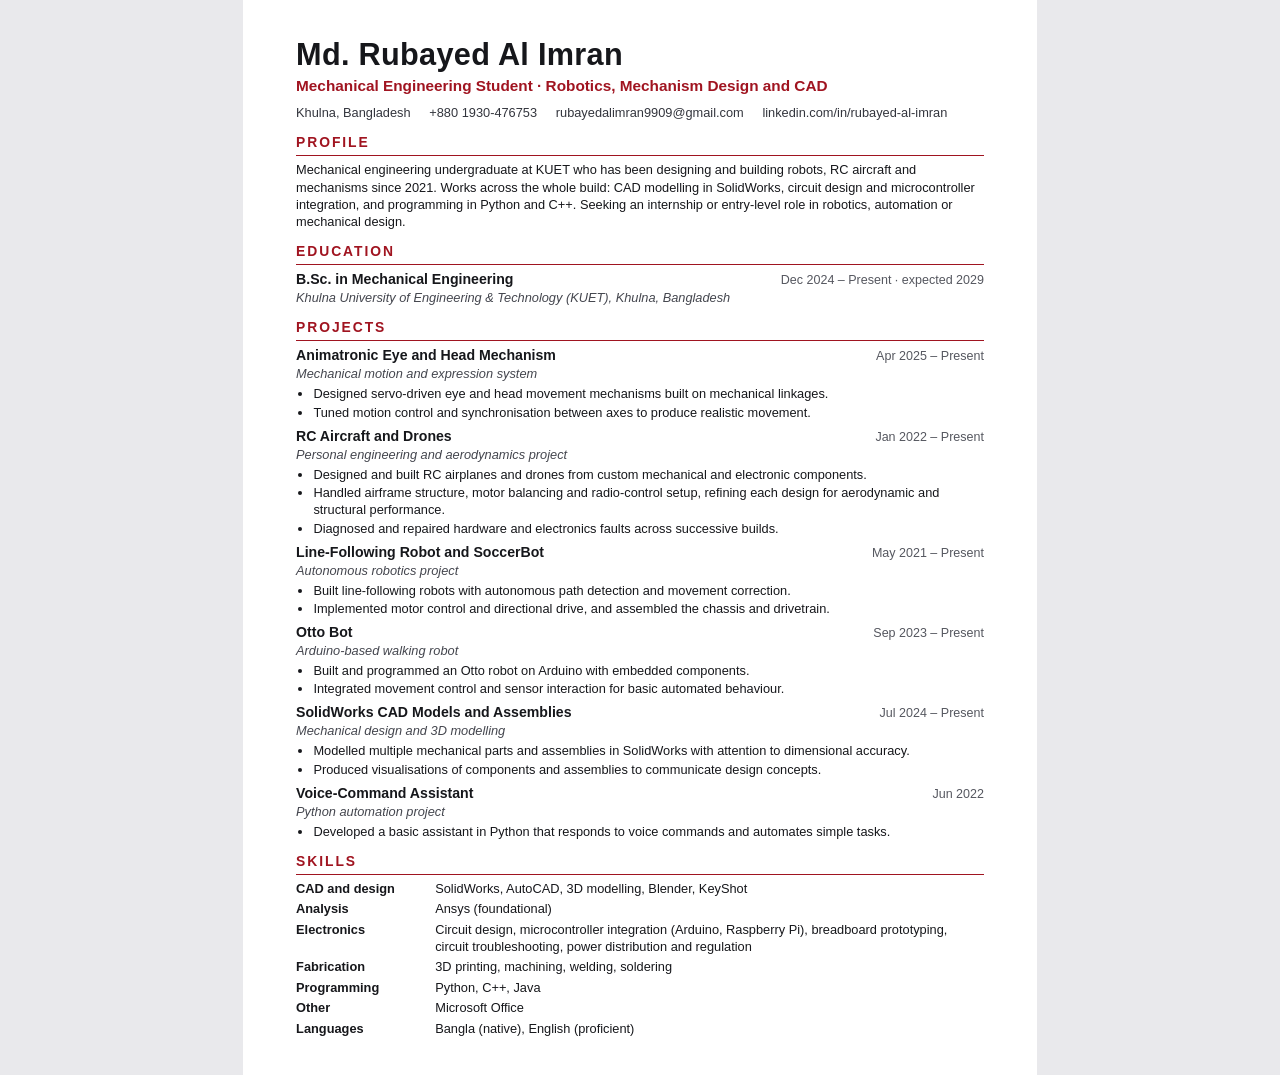
<file: resume.html>
<!doctype html>
<html lang="en">
<head>
<meta charset="utf-8">
<meta name="viewport" content="width=device-width, initial-scale=1">
<title>Md. Rubayed Al Imran — Résumé</title>
<!-- This page is the source of assets/resume.pdf. Edit the text here, then print it to PDF (A4, no margins added by the browser, no headers and footers). -->
<style>
  @page { size: A4; margin: 10mm 14mm; }
  * { box-sizing: border-box; }
  html { background: #e9e9ec; }
  body { margin: 0 auto; max-width: 210mm; padding: 10mm 14mm; background: #fff; color: #16171b; font: 9.6pt/1.34 "Segoe UI", Calibri, Arial, sans-serif; }
  h1 { margin: 0; font-size: 23pt; line-height: 1.1; letter-spacing: 0.01em; }
  .role { margin: 3pt 0 6pt; font-size: 11.5pt; font-weight: 600; color: #a01420; }
  .contact { margin: 0; padding: 0; list-style: none; display: flex; flex-wrap: wrap; gap: 2pt 14pt; font-size: 9.6pt; color: #33353d; }
  a { color: inherit; text-decoration: none; }
  h2 { margin: 9pt 0 4pt; padding-bottom: 2.5pt; font-size: 10.4pt; letter-spacing: 0.14em; text-transform: uppercase; color: #a01420; border-bottom: 1.2pt solid #a01420; }
  p { margin: 0; }
  .entry { margin-bottom: 4.5pt; break-inside: avoid; }
  .head { display: flex; justify-content: space-between; align-items: baseline; gap: 12pt; }
  .head b { font-size: 10.6pt; }
  .head span { font-size: 9.4pt; color: #55575f; white-space: nowrap; }
  .sub { font-style: italic; color: #44464e; font-size: 9.6pt; }
  ul.pts { margin: 2pt 0 0; padding-left: 13pt; }
  ul.pts li { margin-bottom: 1pt; }
  dl { margin: 0; display: grid; grid-template-columns: 34mm 1fr; gap: 2.5pt 8pt; }
  dt { font-weight: 600; }
  dd { margin: 0; }
  @media print { html { background: none; } body { padding: 0; max-width: none; } }
</style>
</head>
<body>
  <header>
    <h1>Md. Rubayed Al Imran</h1>
    <p class="role">Mechanical Engineering Student · Robotics, Mechanism Design and CAD</p>
    <ul class="contact">
      <li>Khulna, Bangladesh</li>
      <li>+880 1930-476753</li>
      <li><a href="mailto:rubayedalimran9909@gmail.com">rubayedalimran9909@gmail.com</a></li>
      <li><a href="https://www.linkedin.com/in/rubayed-al-imran">linkedin.com/in/rubayed-al-imran</a></li>
    </ul>
  </header>

  <h2>Profile</h2>
  <p>Mechanical engineering undergraduate at KUET who has been designing and building robots, RC aircraft and mechanisms since 2021. Works across the whole build: CAD modelling in SolidWorks, circuit design and microcontroller integration, and programming in Python and C++. Seeking an internship or entry-level role in robotics, automation or mechanical design.</p>

  <h2>Education</h2>
  <div class="entry">
    <div class="head"><b>B.Sc. in Mechanical Engineering</b><span>Dec 2024 – Present · expected 2029</span></div>
    <p class="sub">Khulna University of Engineering &amp; Technology (KUET), Khulna, Bangladesh</p>
  </div>

  <h2>Projects</h2>
  <div class="entry">
    <div class="head"><b>Animatronic Eye and Head Mechanism</b><span>Apr 2025 – Present</span></div>
    <p class="sub">Mechanical motion and expression system</p>
    <ul class="pts">
      <li>Designed servo-driven eye and head movement mechanisms built on mechanical linkages.</li>
      <li>Tuned motion control and synchronisation between axes to produce realistic movement.</li>
    </ul>
  </div>
  <div class="entry">
    <div class="head"><b>RC Aircraft and Drones</b><span>Jan 2022 – Present</span></div>
    <p class="sub">Personal engineering and aerodynamics project</p>
    <ul class="pts">
      <li>Designed and built RC airplanes and drones from custom mechanical and electronic components.</li>
      <li>Handled airframe structure, motor balancing and radio-control setup, refining each design for aerodynamic and structural performance.</li>
      <li>Diagnosed and repaired hardware and electronics faults across successive builds.</li>
    </ul>
  </div>
  <div class="entry">
    <div class="head"><b>Line-Following Robot and SoccerBot</b><span>May 2021 – Present</span></div>
    <p class="sub">Autonomous robotics project</p>
    <ul class="pts">
      <li>Built line-following robots with autonomous path detection and movement correction.</li>
      <li>Implemented motor control and directional drive, and assembled the chassis and drivetrain.</li>
    </ul>
  </div>
  <div class="entry">
    <div class="head"><b>Otto Bot</b><span>Sep 2023 – Present</span></div>
    <p class="sub">Arduino-based walking robot</p>
    <ul class="pts">
      <li>Built and programmed an Otto robot on Arduino with embedded components.</li>
      <li>Integrated movement control and sensor interaction for basic automated behaviour.</li>
    </ul>
  </div>
  <div class="entry">
    <div class="head"><b>SolidWorks CAD Models and Assemblies</b><span>Jul 2024 – Present</span></div>
    <p class="sub">Mechanical design and 3D modelling</p>
    <ul class="pts">
      <li>Modelled multiple mechanical parts and assemblies in SolidWorks with attention to dimensional accuracy.</li>
      <li>Produced visualisations of components and assemblies to communicate design concepts.</li>
    </ul>
  </div>
  <div class="entry">
    <div class="head"><b>Voice-Command Assistant</b><span>Jun 2022</span></div>
    <p class="sub">Python automation project</p>
    <ul class="pts">
      <li>Developed a basic assistant in Python that responds to voice commands and automates simple tasks.</li>
    </ul>
  </div>

  <h2>Skills</h2>
  <dl>
    <dt>CAD and design</dt><dd>SolidWorks, AutoCAD, 3D modelling, Blender, KeyShot</dd>
    <dt>Analysis</dt><dd>Ansys (foundational)</dd>
    <dt>Electronics</dt><dd>Circuit design, microcontroller integration (Arduino, Raspberry Pi), breadboard prototyping, circuit troubleshooting, power distribution and regulation</dd>
    <dt>Fabrication</dt><dd>3D printing, machining, welding, soldering</dd>
    <dt>Programming</dt><dd>Python, C++, Java</dd>
    <dt>Other</dt><dd>Microsoft Office</dd>
    <dt>Languages</dt><dd>Bangla (native), English (proficient)</dd>
  </dl>
</body>
</html>
</file>
